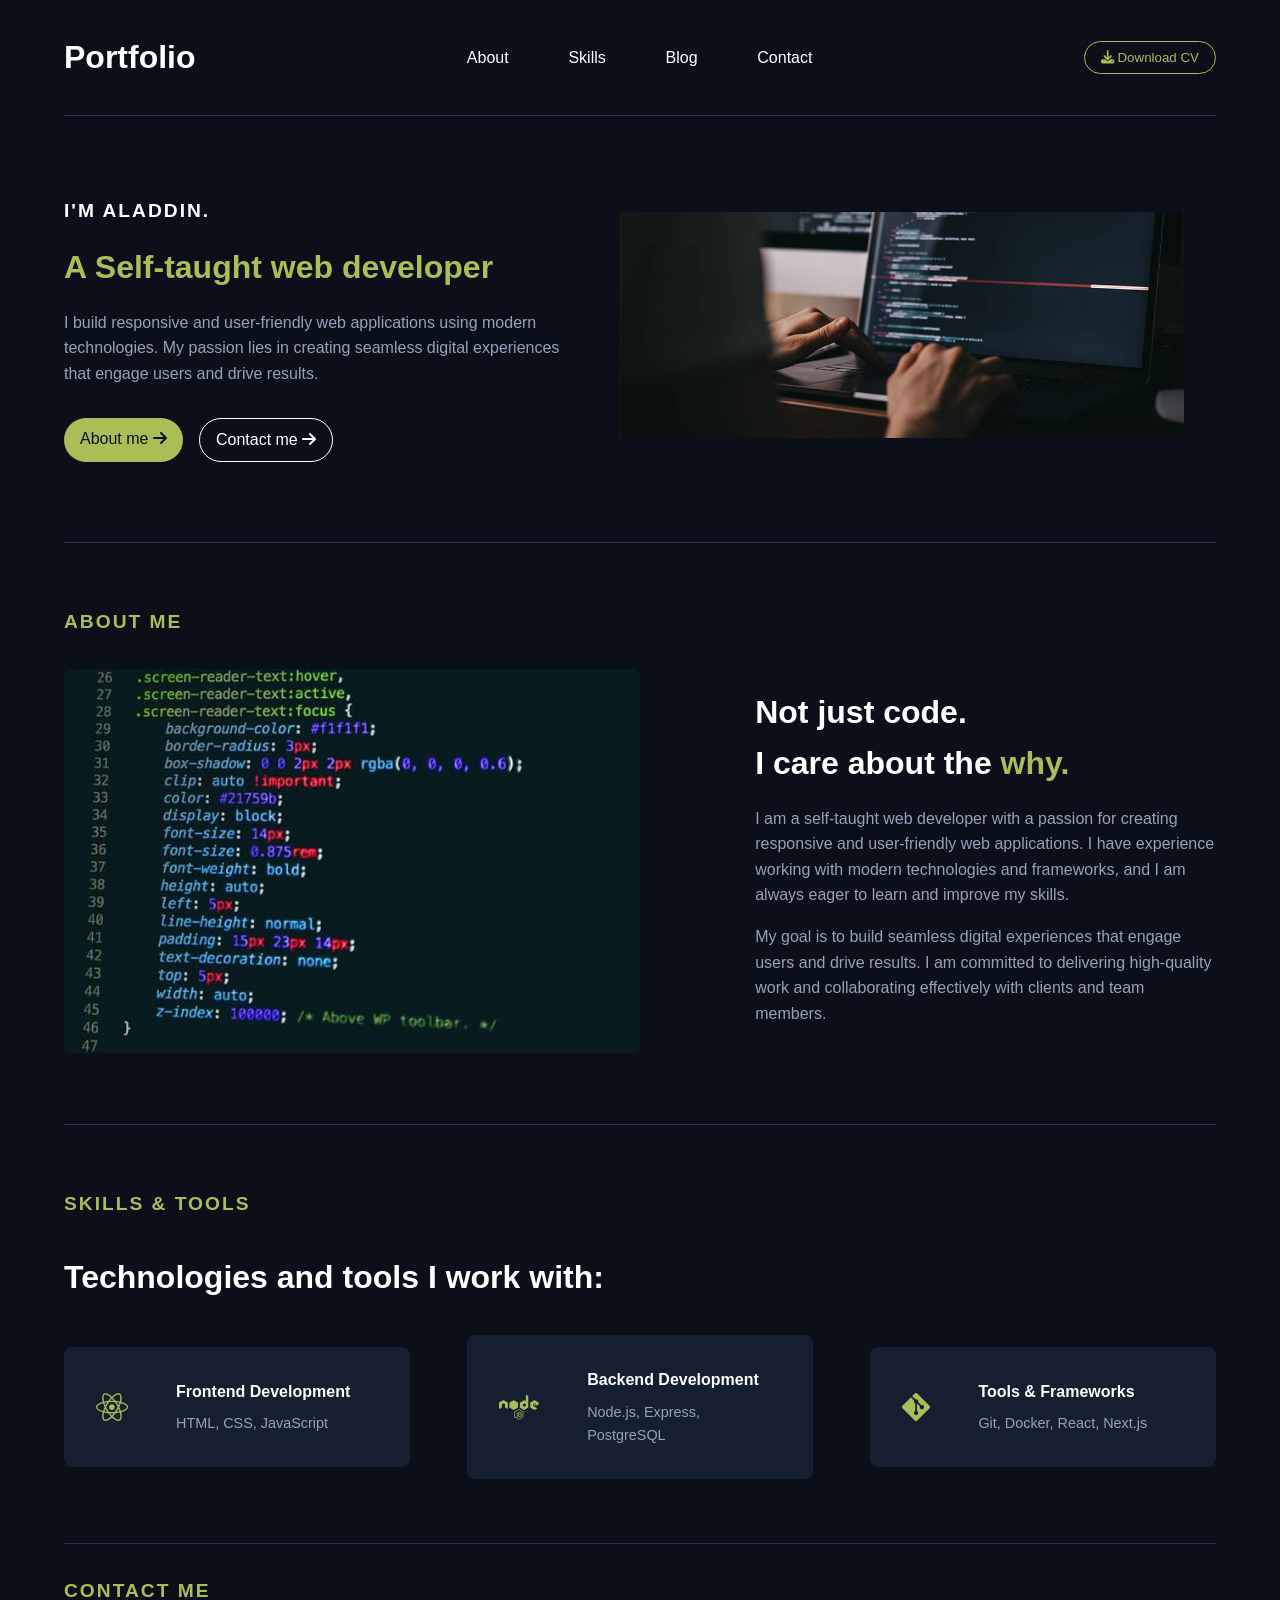
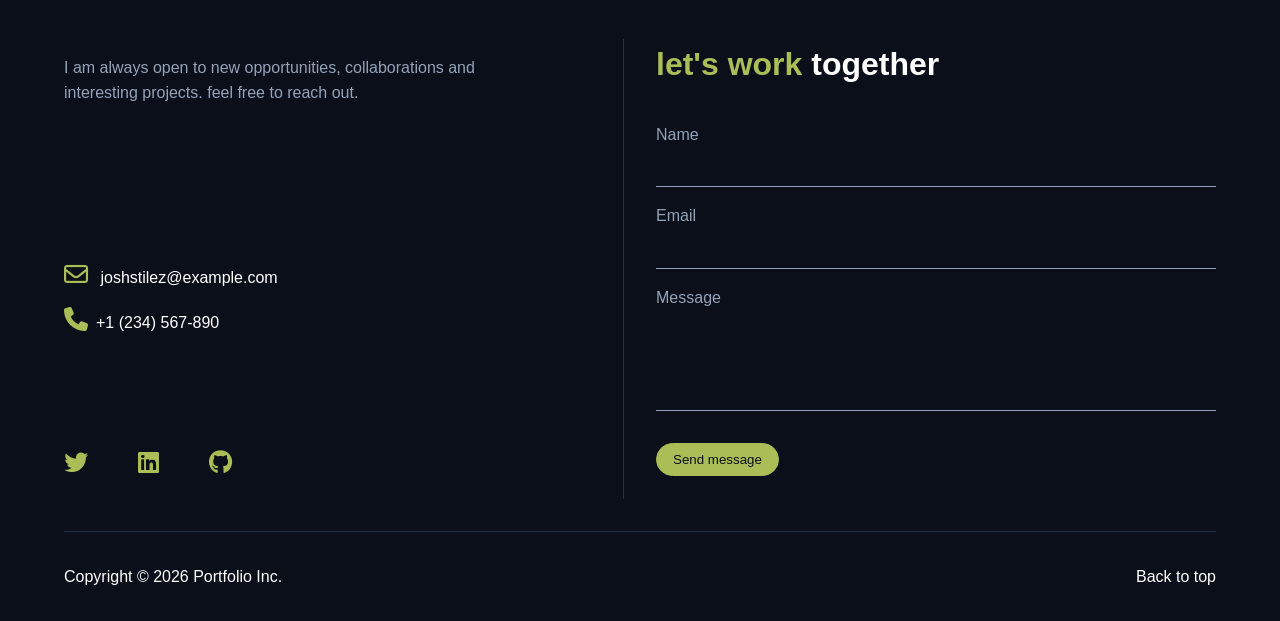
<file: index.html>
<!doctype html>
<html lang="en">
  <head>
    <meta charset="UTF-8" />
    <meta name="viewport" content="width=device-width, initial-scale=1.0" />
    <meta name="description" content="Personal portfolio" />

    <title>Portfolio - Aladdin</title>
    <script src="index.js" defer></script>
    <link rel="stylesheet" href="style.css" />
  </head>


  <body>
    <header class="container">
      <nav class="navbar" aria-label="Main navigation">
        <a class="logo" href="/">Portfolio</a>

        <button
          class="menu-toggle"
          id="menuToggle"
          aria-label="Open navigation menu"
          aria-expanded="false"
          aria-controls="navLinks"
        >
          <i class="fa-solid fa-bars"></i>
        </button>

        <ul class="navLinks" id="navLinks">
          <li><a href="#about">About</a></li>
          <li><a href="#skills">Skills</a></li>
          <li><a href="blog.html">Blog</a></li>
          <li><a href="#contact">Contact</a></li>
        </ul>

        <button class="btn-2">
          <i class="fa-solid fa-download"></i>
          Download CV
        </button>
      </nav>
    </header>

    <main>
      <section id="home" class="hero">
        <div class="container hero-content">
          <div class="hero-text">
            <h2>I'm Aladdin.</h2>
            <h1>A Self-taught web developer</h1>
            <p class="hero-description">
              I build responsive and user-friendly web applications using modern
              technologies. My passion lies in creating seamless digital
              experiences that engage users and drive results.
            </p>

            <div class="hero-action">
              <a href="#contact" class="btn btn-primary">
                About me
                <i class="fa-solid fa-arrow-right"></i>
              </a>
              <a href="#about" class="btn btn-secondary">
                Contact me
                <i class="fa-solid fa-arrow-right"></i>
              </a>
            </div>
          </div>

          <div class="hero-img">
            <img src="img/hero.jpeg" alt="Hero Image" />
          </div>
        </div>
      </section>

      <!-- about section -->

      <section id="about" class="container">
        <div class="about">
          <h2>About me</h2>
          <div class="about-content">
            <div class="about-img">
              <img src="img/about.jpeg" alt="About Image" />
            </div>

            <div class="about-text">
              <h3>
                Not just code. <br />
                I care about the <span class="highlight">why.</span>
              </h3>

              <p>
                I am a self-taught web developer with a passion for creating
                responsive and user-friendly web applications. I have experience
                working with modern technologies and frameworks, and I am always
                eager to learn and improve my skills.
              </p>
              <p>
                My goal is to build seamless digital experiences that engage
                users and drive results. I am committed to delivering
                high-quality work and collaborating effectively with clients and
                team members.
              </p>
            </div>
          </div>
        </div>
      </section>

      <!-- skills section -->

      <section id="skills" class="container">
        <div class="skills">
          <h2>Skills &amp; Tools</h2>
          <h1>Technologies and tools I work with:</h1>

          <div class="skills-list">
            <div class="skill-item">
              <i class="fa-brands fa-react"></i>
              <div class="skill-text">
                <h4>Frontend Development</h4>
                <p>HTML, CSS, JavaScript</p>
              </div>
            </div>

            <div class="skill-item">
              <i class="fa-brands fa-node"></i>
              <div class="skill-text">
                <h4>Backend Development</h4>
                <p>Node.js, Express, PostgreSQL</p>
              </div>
            </div>

            <div class="skill-item">
              <i class="fa-brands fa-git-alt"></i>
              <div class="skill-text">
                <h4>Tools &amp; Frameworks</h4>
                <p>Git, Docker, React, Next.js</p>
              </div>
            </div>
          </div>
        </div>
      </section>

      <!-- contact section -->

      <section id="contact" class="container">
        <div class="contact">
          <h2>Contact me</h2>

          <div class="contact-content">
            <div class="contact-info">
              <p>
                I am always open to new opportunities, collaborations and
                interesting projects. feel free to reach out.
              </p>

              <div class="contact-details">
                <span
                  ><i class="fa-regular fa-envelope"></i>
                  <a href="mailto:joshstilez@example.com"
                    >joshstilez@example.com</a
                  ></span
                >

                <span
                  ><i class="fa-solid fa-phone"></i
                  ><a href="tel:+1234567890">+1 (234) 567-890</a></span
                >
              </div>

              <div class="social-links">
                <a
                  href="https://twitter.com/"
                  target="_blank"
                  rel="noopener noreferrer"
                >
                  <i class="fab fa-twitter"></i>
                </a>
                <a
                  href="https://linkedin.com/"
                  target="_blank"
                  rel="noopener noreferrer"
                >
                  <i class="fab fa-linkedin"></i>
                </a>
                <a
                  href="https://github.com/"
                  target="_blank"
                  rel="noopener noreferrer"
                >
                  <i class="fab fa-github"></i>
                </a>
              </div>
            </div>

            <form class="contact-form">
              <h3><span class="highlight">let's work </span>together</h3>
              <div class="form-field">
                <label for="name">Name</label>
                <input id="name" name="name" type="text" required />
              </div>

              <div class="form-field">
                <label for="email">Email</label>
                <input id="email" name="email" type="email" required />
              </div>

              <div class="form-field">
                <label for="message">Message</label>
                <textarea
                  id="message"
                  name="message"
                  rows="5"
                  required
                ></textarea>
              </div>

              <button class="btn btn-primary" type="submit">
                Send message
              </button>
            </form>
          </div>
        </div>
      </section>
    </main>

    <footer class="container">
      <div class="footer">
        <p>Copyright &copy; 2026 Portfolio Inc.</p>
        <a href="#home">Back to top</a>
      </div>
    </footer>
  </body>
</html>
</file>
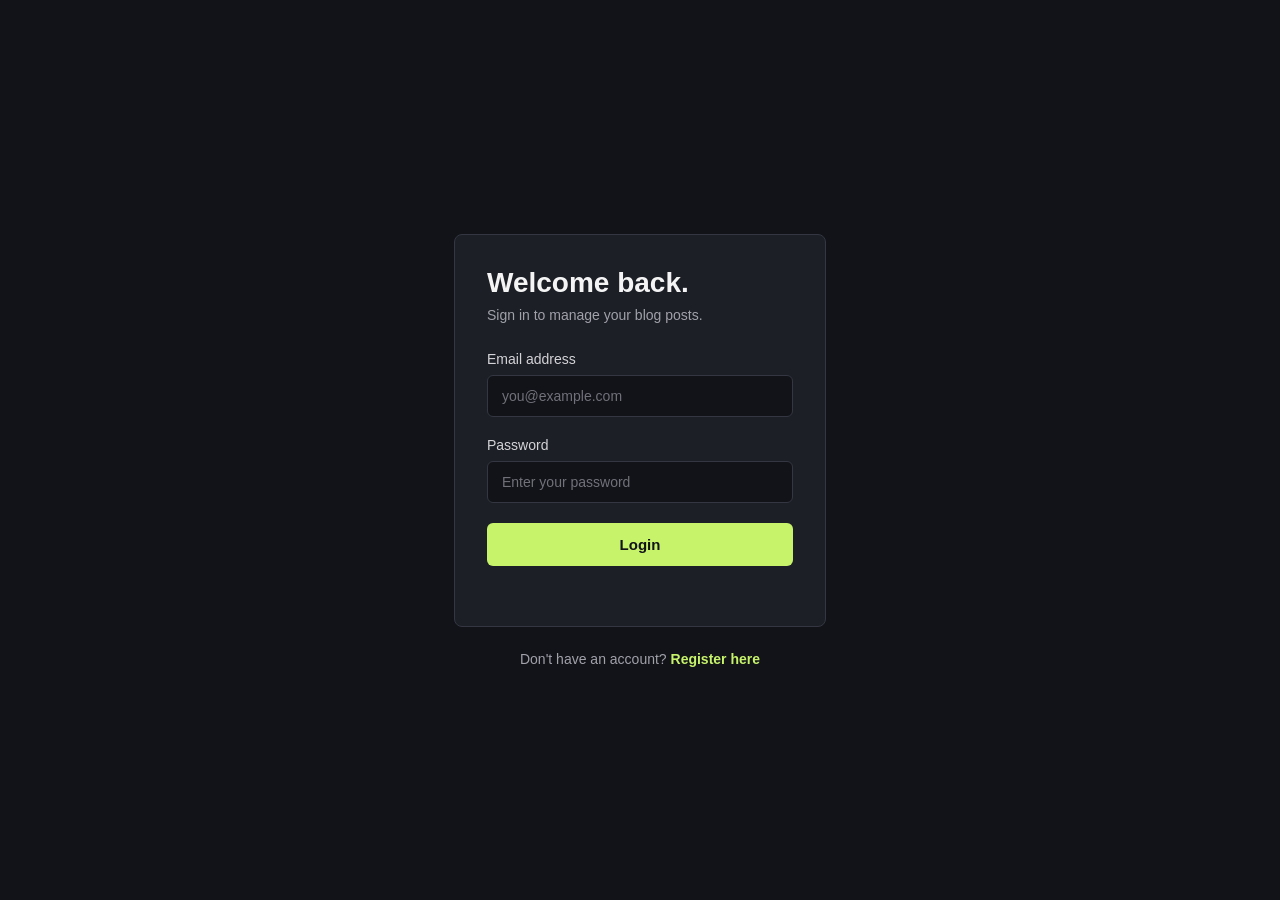
<file: dashboard/index.html>
<!doctype html>
<html lang="en">
  <head>
    <meta charset="UTF-8" />
    <meta name="viewport" content="width=device-width, initial-scale=1.0" />
    <script src="../js/dashboard.js" defer></script>
    <link rel="stylesheet" href="../css/dashboard.css" />
    <title>Dashboard - Blog</title>
  </head>
  <body>
    <div class="dashboard-layout">
      <aside id="dashboardSidebar" class="sidebar">
        <a href="../index.html" class="logo">Portfolio.</a>

        <nav class="sidebar-nav">
          <a href="#" class="active">Overview</a>
          <a href="#">All Posts</a>
          <a href="#">Categories</a>
          <a href="#">Settings</a>
        </nav>

        <div class="sidebar-footer">
          <button class="logout">Logout</button>
        </div>
      </aside>
      <div class="sidebar-overlay" id="sidebarOverlay"></div>

      <main class="dashboard-main">
        <section class="dashboard-welcome">
          <div class="welcome-heading">
            <button
              class="sidebar-toggle"
              id="sidebarToggle"
              aria-label="Open dashboard navigation"
              aria-expanded="false"
              aria-controls="dashboardSidebar"
            >
              <i class="fa-solid fa-bars"></i>
            </button>

            <div>
              <h1>Welcome, <span id="user-name"></span></h1>
              <p>Manage your blog posts and content.</p>
            </div>
          </div>

          <button id="create-post">
            <i class="fa-solid fa-plus"></i>
            New Post
          </button>
        </section>

        

        <section class="posts-section">
          <div class="posts-header">
            <h2>Recent Posts</h2>
          </div>

          <div class="table-container">
            <table>
              <thead>
                <tr>
                  <th>Post Title</th>
                  <th>Author</th>
                  <th>Date</th>
                  <th>Actions</th>
                </tr>
              </thead>

              <tbody id="posts"></tbody>
            </table>
          </div>
        </section>
      </main>
    </div>
  </body>
</html>
</file>
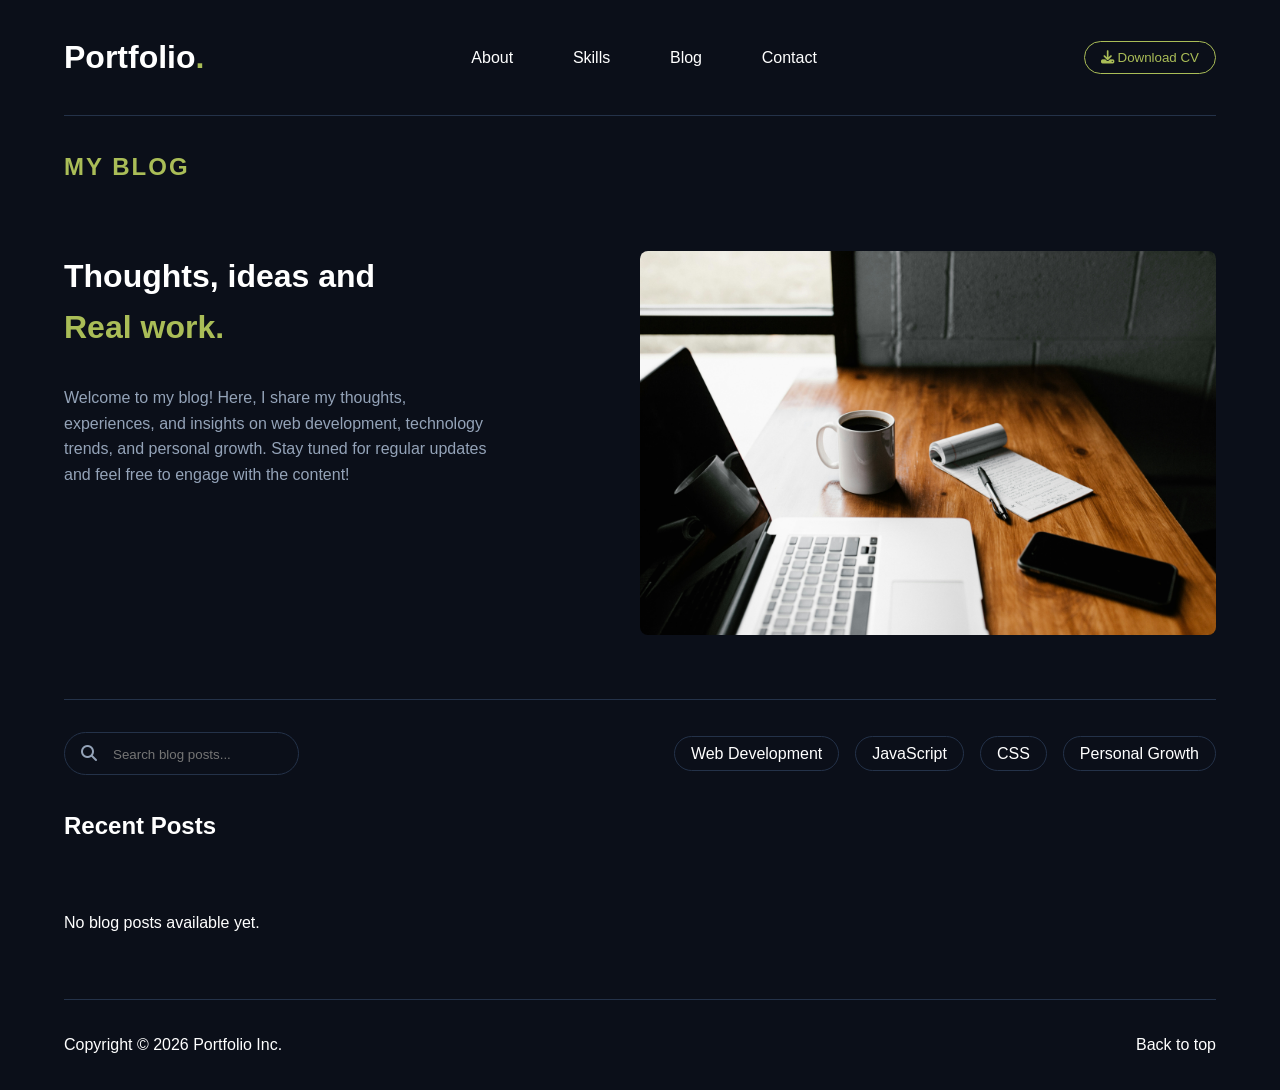
<file: blog.html>
<!doctype html>
<html lang="en">
  <head>
    <meta charset="UTF-8" />
    <meta name="viewport" content="width=device-width, initial-scale=1.0" />
    <title>Blog - Aladdin</title>
    <link rel="stylesheet" href="style.css" />
    <script src = "index.js" defer></script>
    <script src="/js/blog.js" defer></script>
  </head>
  <body>
    <header class="container">
      <nav class="navbar" aria-label="Main navigation">
        <a class="logo" href="/">Portfolio<span class="highlight">.</span></a>

        <button
          class="menu-toggle"
          id="menuToggle"
          aria-label="Open navigation menu"
          aria-expanded="false"
          aria-controls="navLinks"
        >
          <i class="fa-solid fa-bars"></i>
        </button>

        <ul class="navLinks" id="navLinks">
          <li><a href="#about">About</a></li>
          <li><a href="#skills">Skills</a></li>
          <li><a href="blog.html">Blog</a></li>
          <li><a href="#contact">Contact</a></li>
        </ul>

        <button class="btn-2">
          <i class="fa-solid fa-download"></i>
          Download CV
        </button>
      </nav>
    </header>

    <main>
      <section id="blog-hero" class="container">
        <h1>My Blog</h1>
        <div class="blog-content">
          <div class="blog-text">
            <h2>
              Thoughts, ideas and <br />
              <span class="highlight">Real work.</span>
            </h2>
            <p>
              Welcome to my blog! Here, I share my thoughts, experiences, and
              insights on web development, technology trends, and personal
              growth. Stay tuned for regular updates and feel free to engage
              with the content!
            </p>
          </div>
          <img src="img/blog.jpg" alt="blog image" />
        </div>
      </section>

      <!-- filter -->

      <section class="container">
        <div class="blog-filter">
          <span class="blog-search"
            ><i class="fa-solid fa-magnifying-glass"></i
            ><input type="text" placeholder="Search blog posts..."
          /></span>
          <ul class="blog-categories">
            <li><a href="#">Web Development</a></li>
            <li><a href="#">JavaScript</a></li>
            <li><a href="#">CSS</a></li>
            <li><a href="#">Personal Growth</a></li>
          </ul>
        </div>
      </section>

      <!-- blog posts -->

      <section id="blog-posts" class="container">
        <h2>Recent Posts</h2>
        <ul id="blogPosts" class="blog-posts">
          
        </ul>
      </section>
    </main>

    <footer class="container">
      <div class="footer">
        <p>Copyright &copy; 2026 Portfolio Inc.</p>
        <a href="#home">Back to top</a>
      </div>
    </footer>
  </body>
</html>
</file>
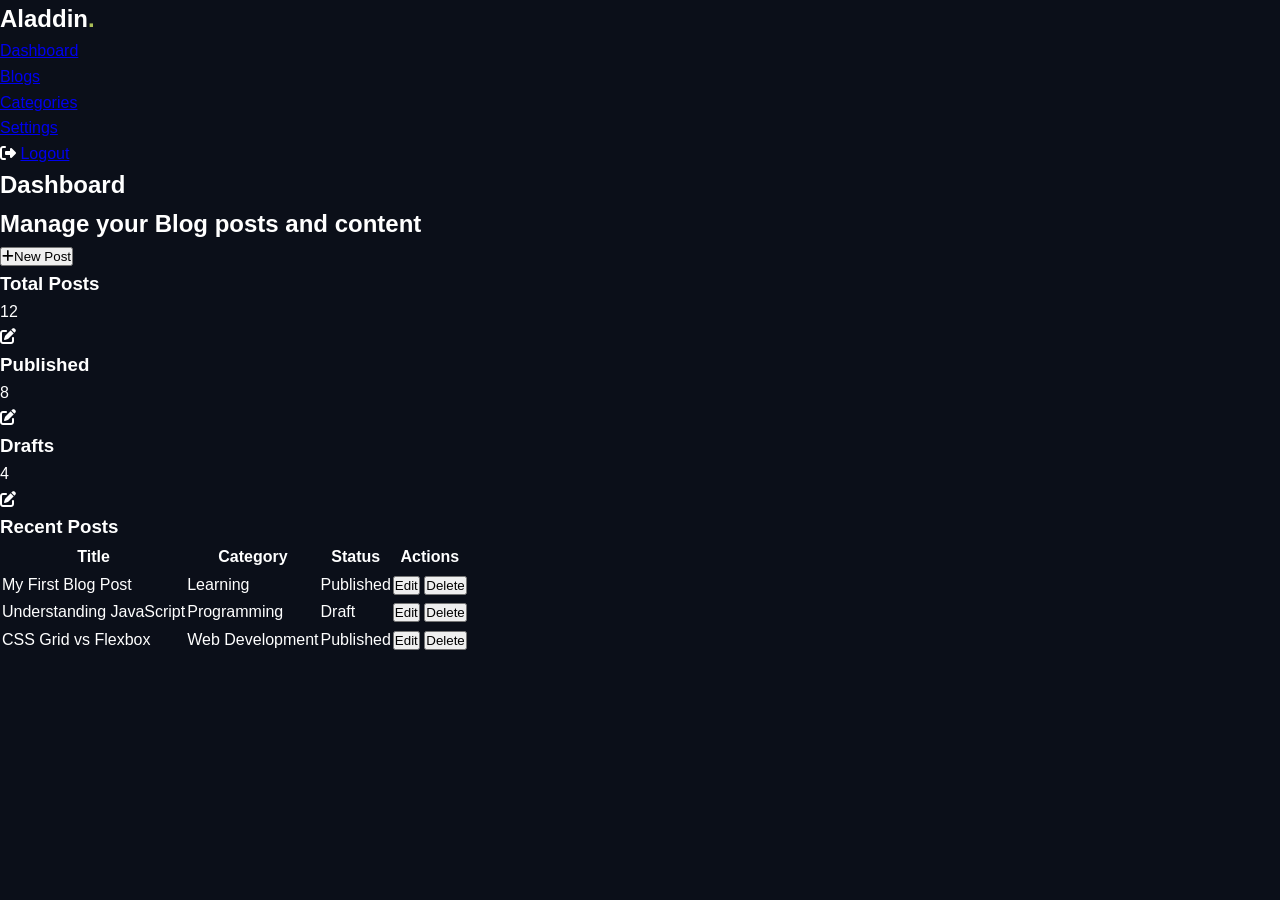
<file: dashboard.html>
<!DOCTYPE html>
<html lang="en">
<head>
    <meta charset="UTF-8">
    <meta name="viewport" content="width=device-width, initial-scale=1.0">
    <link rel="stylesheet" href="style.css">
    <title>Dashboard | Aladdin</title>
</head>
<body>
    <div class="dashboard-container">
        <aside class="dashboard-nav">
            <h1>Aladdin<span class="highlight">.</span></h1>
            <ul>
                <li><a href="dashboard.html">Dashboard</a></li>
                <li><a href="profile.html">Blogs</a></li>
                <li><a href="analytics.html">Categories</a></li>
                <li><a href="settings.html">Settings</a></li>
            </ul>
            <span class="logout">
                <i class="fa-solid fa-right-from-bracket"></i>
                <a href="logout.html">Logout</a>
            </span>
        </aside>

        <main class="dashboard-content">
                <div class="dashboard-header">
                    <h2>Dashboard <br> <span class="para">Manage your Blog posts and content</span></h2>
                    <button class="btn"><i class="fa-solid fa-plus"></i>New Post</button>
                </div>

                <div class="dashboard-cards">
                    <div class="card">
                        <h3>Total Posts</h3>
                        <p>12</p>
                        <i class="fa-solid fa-pen-to-square"></i>
                    </div>
                    <div class="card">
                        <h3>Published</h3>
                        <p>8</p>
                        <i class="fa-solid fa-pen-to-square"></i>
                    </div>
                    <div class="card">
                        <h3>Drafts</h3>
                        <p>4</p>
                        <i class="fa-solid fa-pen-to-square"></i>
                    </div>
                </div>

                <div class="dashboard-table">
                    <h3>Recent Posts</h3>
                    <table>
                        <thead>
                            <tr>
                                <th>Title</th>
                                <th>Category</th>
                                <th>Status</th>
                                <th>Actions</th>
                            </tr>
                        </thead>
                        <tbody>
                            <tr>
                                <td>My First Blog Post</td>
                                <td>Learning</td>
                                <td>Published</td>
                                <td class="action-buttons">
                                    <button class="btn">Edit</button>
                                    <button class="btn btn-red">Delete</button>
                                </td>
                            </tr>
                            <tr>
                                <td>Understanding JavaScript</td>
                                <td>Programming</td>
                                <td>Draft</td>
                                <td class="action-buttons">
                                    <button class="btn">Edit</button>
                                    <button class="btn btn-red">Delete</button>
                                </td>
                            </tr>
                            <tr>
                                <td>CSS Grid vs Flexbox</td>
                                <td>Web Development</td>
                                <td>Published</td>
                                <td class="action-buttons">
                                    <button class="btn">Edit</button>
                                    <button class="btn btn-red">Delete</button>
                                </td>
                            </tr>
                        </tbody>
                    </table>
                </div>
            
        </main>
    </div>
</body>
</html>
</file>
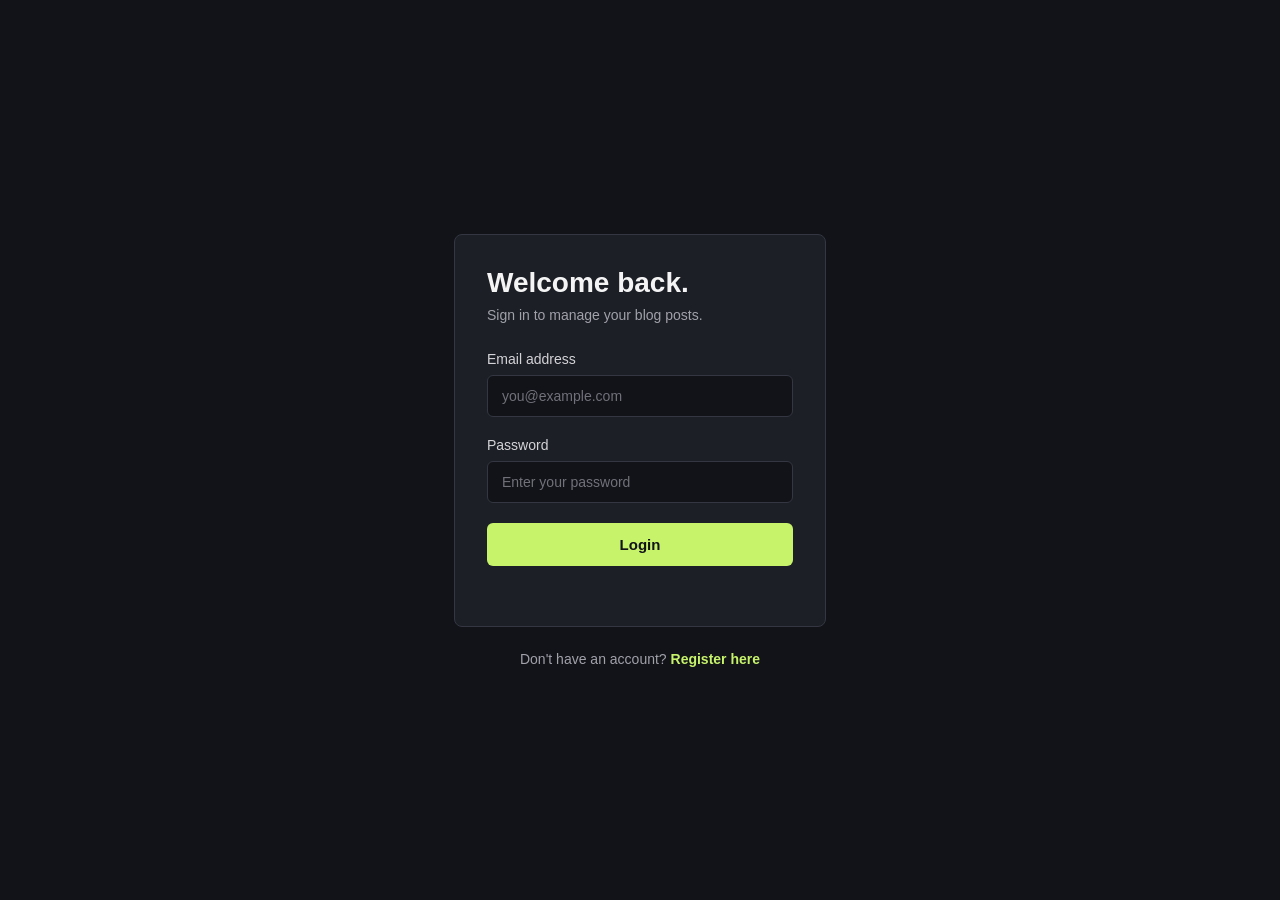
<file: login.html>
<!doctype html>
<html lang="en">
  <head>
    <meta charset="UTF-8" />
    <meta name="viewport" content="width=device-width, initial-scale=1.0" />
    <title>Login - Blog</title>
    <link rel="stylesheet" href="css/auth.css" />
    <script src="js/login.js" defer></script>
  </head>
  <body>
    <main class="auth-container">
      <form id="loginForm">
        <h1>Welcome back.</h1>
        <p>Sign in to manage your blog posts.</p>

        <div class="form-group">
          <label for="email">Email address</label>
          <input
            type="email"
            id="email"
            placeholder="you@example.com"
            required
          />
        </div>

        <div class="form-group">
          <label for="password">Password</label>
          <input
            type="password"
            id="password"
            placeholder="Enter your password"
            required
          />
        </div>

        <button type="submit">Login</button>

        <p id="message"></p>
      </form>

      <p class="auth-footer">
        Don't have an account?
        <a href="register.html">Register here</a>
      </p>
    </main>
  </body>
</html>
</file>
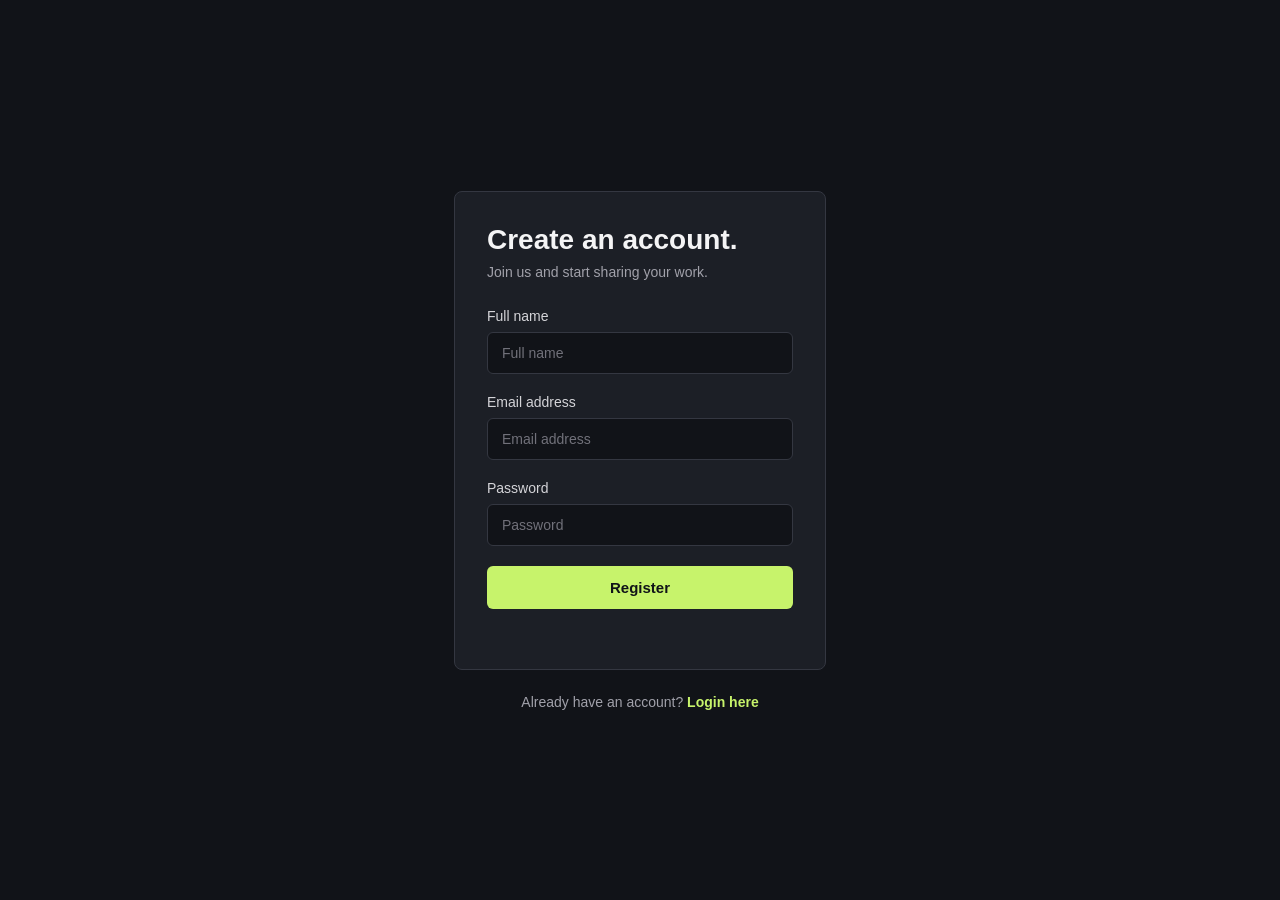
<file: register.html>
<!doctype html>
<html lang="en">
  <head>
    <meta charset="UTF-8" />
    <meta name="viewport" content="width=device-width, initial-scale=1.0" />
    <title>Register - Blog</title>
    <link rel="stylesheet" href="css/auth.css" />
    <script src="js/register.js" defer></script>
  </head>
  <body>
    <main class="auth-container">
      <form id="registerForm">
        <h1>Create an account.</h1>
        <p>Join us and start sharing your work.</p>

        <div class="form-group">
          <label for="name">Full name</label>
          <input type="text" id="name" placeholder="Full name" required />
        </div>

        <div class="form-group">
          <label for="email">Email address</label>
          <input type="email" id="email" placeholder="Email address" required />
        </div>

        <div class="form-group">
          <label for="password">Password</label>
          <input
            type="password"
            id="password"
            placeholder="Password"
            required
          />
        </div>

        <button type="submit">Register</button>

        <p id="message"></p>
      </form>
      <p class="auth-footer">
        Already have an account?
        <a href="login.html">Login here</a>
      </p>
    </main>
  </body>
</html>
</file>
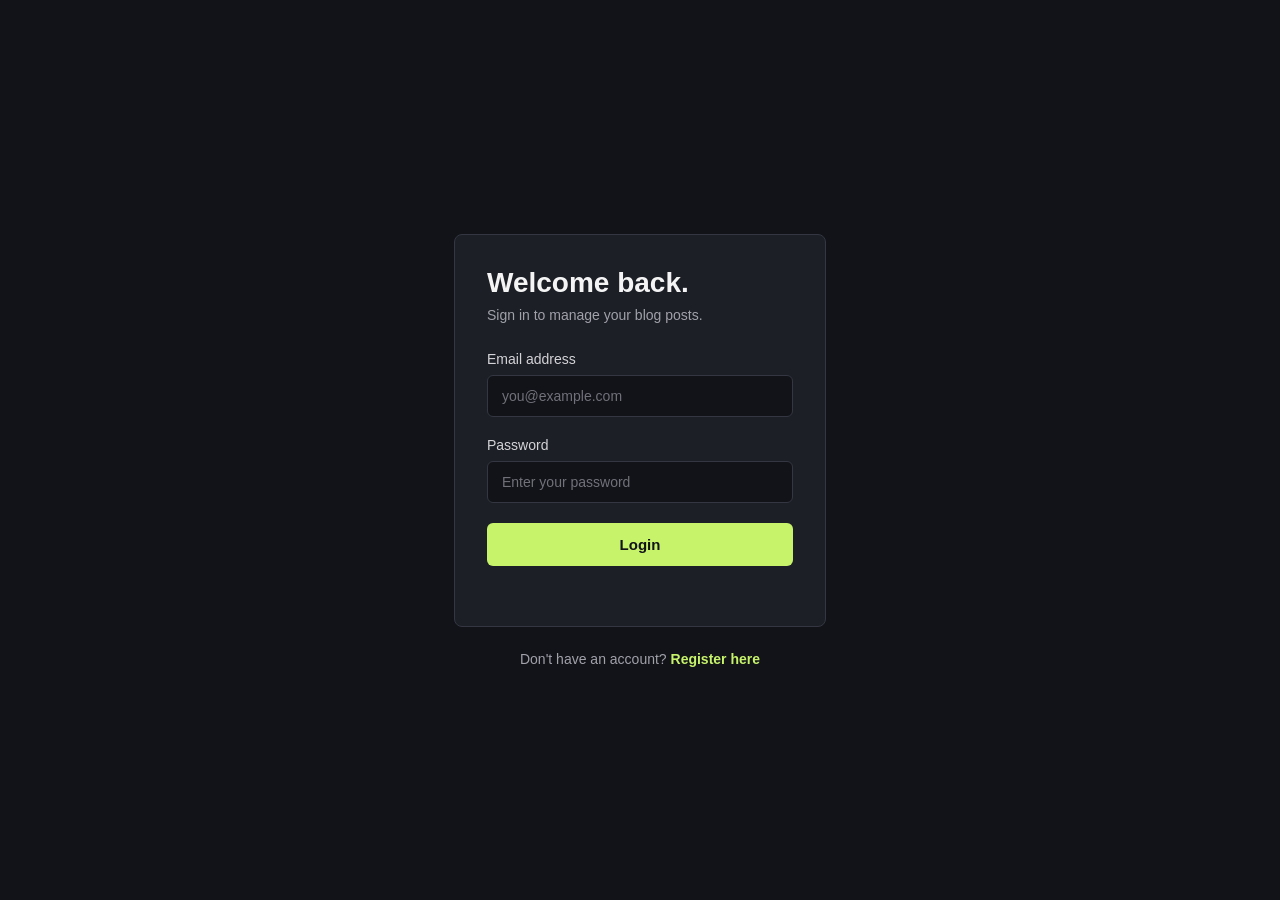
<file: dashboard/create-post.html>
<!DOCTYPE html>
<html lang="en">
<head>
    <meta charset="UTF-8">
    <meta name="viewport" content="width=device-width, initial-scale=1.0">
    <script src="../js/create-post.js" defer></script>
    <title>Create Post - Blog</title>
    <link rel="stylesheet" href="../css/create-post.css">
</head>
<body class="create-post-page">

    <main class="create-post-main">
        <a href="index.html">
            <i class="fa-solid fa-arrow-left"></i>Back to Dashboard
        </a>

        <header class="create-post-header">
            <h1>Create a New Post</h1>
            <p>Write and publish a new article to your blog.</p>
        </header>

        <form id="createPostForm" class="post-form">

            <div class="form-group">
                <label for="title">Post Title</label>
                <input type="text" id="title" placeholder="Enter your post title" required>
            </div>

            <div class="form-group">
                <label for="image">Featured Image URL</label>
                <input type="url" id="image" placeholder="https://example.com/image.png" required>
            </div>

            <div class="form-group">
                <label for="content">Article Content</label>
                <textarea id="content" rows="12" placeholder="Start writting your article..." required></textarea>
            </div>

            <div class="form-actions">
                <button type="submit" class="publish-button">
                    <i class="fa-solid fa-paper-plane"></i>
                    Publish Post
                </button>
            </div>

        </form>
    </main>

</body>
</html>
</file>
<file: css/auth.css>
* {
    margin: 0;
    padding: 0;
    box-sizing: border-box;
}

body {
    min-height: 100vh;
    background: #111318;
    color: #F4F4F5;
    font-family: Arial, sans-serif;

    display: grid;
    place-items: center;
}
.auth-container {
    width: 100%;
    max-width: 420px;
    margin: 0 auto;
    padding: 24px;
}
.auth-container form {
    width: 100%;
    background: #1C1F26;
    padding: 32px;
    border: 1px solid #343741;
    border-radius: 8px;
}
.auth-container h1 {
    font-size: 28px;
    margin-bottom: 8px;
}

.auth-container form > p {
    color: #A1A1AA;
    font-size: 14px;
    margin-bottom: 28px;
}
.auth-container .auth-footer {
    color: #A1A1AA;
    font-size: 14px;
    text-align: center;
}
.form-group {
    display: flex;
    flex-direction: column;
    gap: 8px;
    margin-bottom: 20px;
}

.form-group label {
    font-size: 14px;
    font-weight: 500;
    color: #D4D4D8;
}

.form-group input {
    width: 100%;
    padding: 12px 14px;
    background: #111318;
    border: 1px solid #343741;
    border-radius: 6px;
    color: #F4F4F5;
    font-size: 14px;
    outline: none;
}

.form-group input::placeholder {
    color: #71717A;
}

.form-group input:focus {
    border-color: #C7F36B;
}
.auth-container button {
    width: 100%;
    padding: 13px;
    background: #C7F36B;
    color: #111318;
    border: none;
    border-radius: 6px;
    font-size: 15px;
    font-weight: 600;
    cursor: pointer;
    transition: background 0.2s ease;
}

.auth-container button:hover {
    background: #B4E653;
}

.auth-container button:active {
    transform: scale(0.99);
}
#message {
    font-size: 13px;
    margin-top: 14px;
}

#message.success {
    color: #C7F36B;
}

#message.error {
    color: #F87171;
}

.auth-footer {
    margin-top: 24px;
    text-align: center;
    font-size: 14px;
    color: #A1A1AA;
}

.auth-footer a {
    color: #C7F36B;
    text-decoration: none;
    font-weight: 600;
}

.auth-footer a:hover {
    text-decoration: underline;
}
</file>
<file: style.css>
@import
 url("https://cdnjs.cloudflare.com/ajax/libs/font-awesome/6.7.2/css/all.min.css");

:root {
  --color-primary: #aabd57;
  --color-bg: #0b0f19;
  --color-bg-card: #161f30;
  --color-bg-border: #243249;
  --text-primary: #ffffff;
  --text-secondary: #94a3b8;
}

* {
  box-sizing: border-box;
  margin: 0;
  padding: 0;
}

html {
  scroll-behavior: smooth;
}

body {
  margin: 0;
  background: var(--color-bg);
  color: var(--text-primary);
  font-family: inter, sans-serif;
  line-height: 1.6;
}
.container {
  width: 90%;
  margin: 0 auto;
}
.navbar {
  display: flex;
  justify-content: space-between;
  align-items: center;
  padding: 2rem 0;
  border-bottom: 1px solid var(--color-bg-border);
}
.logo {
  font-size: 2rem;
  font-weight: bold;
  color: var(--text-primary);
  text-decoration: none;
}
.btn-2 {
  background: var(--color-bg);
  color: var(--color-primary);
  padding: 0.5rem 1rem;
  border: 1px solid var(--color-primary);
  cursor: pointer;

  border-radius: 48px;
}
.navLinks {
  display: flex;
  justify-content: space-between;
  width: 30%;

  a {
    text-decoration: none;
    color: var(--text-primary);
  }

  li {
    list-style: none;
  }
}
.menu-toggle {
    display: none;
    background: transparent;
    color: var(--text-primary);
    border: 1px solid var(--color-bg-border);
    padding: 0.5rem 1rem;
    border-radius: 6px;
    cursor: pointer;
}
@media (max-width: 768px) {
    .navbar {
        flex-wrap: wrap;
        gap: 1rem;
        position: relative;
    }

    .menu-toggle {
        display: block;
        margin-left: auto;
    }

    .navLinks {
        display: none;
        order: 3;
        width: 100%;
        flex-direction: column;
        gap: 1.25rem;
        padding: 1rem 0;
    }

    .navLinks.active {
        display: flex;
    }

    .btn-2 {
        display: none;
    }
}

/* hero */
.hero-content {
  display: flex;
  justify-content: space-between;
  align-items: center;
  padding: 4rem 0;

  .hero-text {
    width: 50%;
    h2 {
      font-size: 1.2rem;
      text-transform: uppercase;
      letter-spacing: 2px;
    }
    h1 {
      font-size: 2rem;
      margin: 1rem 0;
      color: var(--color-primary);
    }
    p {
      margin: 1rem 0;
      color: var(--text-secondary);
    }
    .hero-action {
      margin-top: 2rem;
      display: flex;
      gap: 1rem;
      a {
        text-decoration: none;
        color: var(--color-bg);
        background: var(--color-primary);
        padding: 0.5rem 1rem;
        border-radius: 48px;
      }
      .btn-secondary {
        background: var(--color-bg);
        color: var(--text-primary);
        border: 1px solid var(--text-primary);
      }
    }
  }
  .hero-img {
    width: 60%;
    img {
      width: 100%;
      padding: 2rem;
    }
  }
}

/* about */
#about {
  border-top: var(--color-bg-border) 1px solid;
}
.about {
  padding: 4rem 0;
  h2 {
    font-size: 1.2rem;
    text-transform: uppercase;
    letter-spacing: 2px;
    margin-bottom: 2rem;
    color: var(--color-primary);
  }
}
.about-content {
  display: flex;
  justify-content: space-between;
  align-items: center;
  gap: 2rem;

  .about-text {
    width: 40%;
    h3 {
      font-size: 2rem;
      margin-bottom: 1rem;
    }
    .highlight {
      color: var(--color-primary);
    }
    p {
      margin: 1rem 0;
      color: var(--text-secondary);
    }
  }
  .about-img {
    width: 50%;
    img {
      width: 100%;
      border-radius: 8px;
    }
  }
}

/* skills */
#skills {
  border-top: var(--color-bg-border) 1px solid;
}
.skills {
  padding: 4rem 0;
  h2 {
    font-size: 1.2rem;
    text-transform: uppercase;
    letter-spacing: 2px;
    margin-bottom: 2rem;
    color: var(--color-primary);
  }
  h1 {
    font-size: 2rem;
    margin-bottom: 2rem;
  }
}
.skills-list {
  display: flex;
  justify-content: space-between;
  align-items: center;
  gap: 2rem;

  .skill-item {
    display: flex;
    align-items: center;
    gap: 1rem;
    width: 30%;
    background: var(--color-bg-card);
    padding: 1rem;
    border-radius: 8px;
    text-align: center;
    i {
      font-size: 2rem;
      color: var(--color-primary);
      padding: 1rem;
    }
    .skill-text {
      padding: 1rem;
      text-align: left;
    }
    h4 {
      margin-bottom: 0.5rem;
    }
    p {
      color: var(--text-secondary);
      font-size: 0.9rem;
    }
  }
}

/* contact */
#contact {
  border-top: var(--color-bg-border) 1px solid;
}
.contact {
  padding: 2rem 0;
  h2 {
    font-size: 1.2rem;
    text-transform: uppercase;
    letter-spacing: 2px;
    margin-bottom: 2rem;
    color: var(--color-primary);
  }
  .contact-content {
    display: flex;
    justify-content: space-between;
    align-items: start;
    gap: 2rem;

    .contact-info {
      width: 50%;
      padding-bottom: 1rem;
      display: flex;
      flex-direction: column;
      justify-content: space-between;
      min-height: 460px;
      border-right: var(--color-bg-border) 1px solid;
      h2 {
        font-size: 2rem;
        margin-bottom: 1rem;
      }
      p {
        margin: 1rem 0;
        color: var(--text-secondary);
        width: 80%;
      }
      .contact-details {
        margin-top: 2rem;
        display: flex;
        flex-direction: column;
        gap: 1rem;

        a {
          text-decoration: none;
          margin-left: 0.5rem;
          color: var(--text-primary);
          transition: color 0.3s ease;
          &:hover {
            color: var(--color-primary);
          }
        }
        i {
          color: var(--color-primary);
          font-size: 1.5rem;
        }
      }
      .social-links {
        display: flex;
        width: 30%;
        justify-content: space-between;
        a {
          text-decoration: none;
          color: var(--color-primary);
          font-size: 1.5rem;
          transition: color 0.3s ease;
          &:hover {
            color: var(--text-primary);
          }
        }
      }
    }
    .contact-form {
      width: 50%;
      h3 {
        font-size: 2rem;
        margin-bottom: 2rem;
      }
      .highlight {
        color: var(--color-primary);
      }
      .form-field {
        display: flex;
        flex-direction: column;
        margin-bottom: 1rem;
        label {
          margin-bottom: 0.5rem;
          color: var(--text-secondary);
        }
        input,
        textarea {
          padding: 0.5rem;
          border: none;
          border-bottom: var(--text-secondary) 1px solid;
          background: var(--color-bg);
          color: var(--text-primary);
          resize: none;
        }
        input:focus,
        textarea:focus {
          outline: none;
          border-bottom: var(--color-primary) 1px solid;
        }
      }
      .btn {
        margin: 1rem 0;
        cursor: pointer;
        border: #aabd57 1px solid;
        color: var(--color-bg);
        background: var(--color-primary);
        padding: 0.5rem 1rem;
        border-radius: 48px;
        &:hover {
          background: var(--color-bg);
          color: var(--color-primary);
        }
      }
    }
  }
}

/* blog */
.highlight {
  color: var(--color-primary);
}
#blog-hero h1 {
  margin-top: 2rem;
  color: var(--color-primary);
  text-transform: uppercase;
  letter-spacing: 2px;
}

.blog-content {
  display: flex;
  justify-content: space-between;
  gap: 2rem;
  padding: 4rem 0;
  border-bottom: var(--color-bg-border) 1px solid;
  .blog-text {
    width: 50%;
    h2 {
      font-size: 2rem;
      margin-bottom: 2rem;
    }
    p {
      margin: 1rem 0;
      color: var(--text-secondary);
      width: 80%;
    }
  }
  img {
    width: 50%;
    border-radius: 8px;
  }
}
.blog-filter {
  display: flex;
  justify-content: space-between;
  align-items: center;
  margin: 2rem 0;
  .blog-categories {
    display: flex;
    gap: 1rem;
    li {
      list-style: none;
    }
    a {
      text-decoration: none;
      background: var(--color-bg);
      color: var(--text-primary);
      border: 1px solid var(--color-bg-border);
      padding: 0.5rem 1rem;
      cursor: pointer;
      border-radius: 48px;
    }
  }
  .blog-search {
    background: var(--color-bg);
    border: 1px solid var(--color-bg-border);
    padding: 0.5rem 1rem;
    cursor: pointer;
    border-radius: 48px;
    input {
      background: var(--color-bg);
      color: var(--text-primary);
      border: none;
      outline: none;
    }
    input:focus {
      outline: none;
    }
    i {
      color: var(--text-secondary);
      margin-right: 1rem;
    }
  }
}
.blog-posts {
    display: grid;
    grid-template-columns: repeat(3, minmax(0, 1fr));
    gap: 2rem;
    padding: 4rem 0;

    .blog-post {
      display: flex;
      flex-direction: column;
        list-style: none;
        min-width: 0;
        background: var(--color-bg-card);
        border-radius: 8px;
        overflow: hidden;

        img {
            display: block;
            width: 100%;
            height: 200px;
            object-fit: cover;
        }
        .post-info{
          display: flex;
          justify-content: space-between;
          align-items: center;

          span{
            padding: 10px;
            color: var(--text-secondary);
            font-size: 0.8rem;
          }
        }

        a {
            padding: 10px;
            display: block;
            text-decoration: none;
            color: var(--text-primary);
            font-weight: bold;
        }
        p{
          padding: 10px;
        }
    }
}

/* Footer */
.footer {
  display: flex;
  justify-content: space-between;
  align-items: center;
  border-top: var(--color-bg-border) 1px solid;
  padding: 2rem 0;
  a {
    text-decoration: none;
    color: var(--text-primary);
  }
}

@media (max-width: 768px) {
    .blog-content {
        flex-direction: column;
        gap: 2rem;
        padding: 2rem 0;

        .blog-text {
            width: 100%;

            p {
                width: 100%;
            }
        }

        img {
            width: 100%;
            height: 240px;
        }
    }

    .blog-filter {
        flex-direction: column;
        align-items: stretch;
        gap: 1.5rem;

        .blog-search {
            width: 100%;
            display: flex;
            align-items: center;

            input {
                width: 100%;
                min-width: 0;
            }
        }
    }

    .blog-categories {
        flex-wrap: wrap;
        gap: 0.75rem;
    }

    .blog-posts {
        grid-template-columns: repeat(2, minmax(0, 1fr));
        gap: 1.5rem;

        .blog-post {
            img {
                height: 160px;
            }

            p {
                font-size: 14px;
            }
        }
    }
}

@media (max-width: 550px) {
    .blog-posts {
        grid-template-columns: 1fr;
        gap: 1.5rem;
        padding: 2rem 0;
    }
}
</file>
<file: css/dashboard.css>
@import url("https://cdnjs.cloudflare.com/ajax/libs/font-awesome/6.7.2/css/all.min.css");

body{
    margin: 0;
    font-family: 'Inter', sans-serif;
}
.dashboard-header {
    display: flex;
    justify-content: space-between;
    align-items: center;
    padding: 20px 5%;
    border-bottom: 1px solid #343741;
}

.logo {
    color: #F4F4F5;
    font-size: 20px;
    font-weight: 600;
    text-decoration: none;
}
.dashboard-container {
    width: 90%;
    max-width: 1100px;
    margin: 0 auto;
    padding: 40px 0;

}
.dashboard-layout {
    display: flex;
    min-height: 100vh;
}

.sidebar {
    width: 180px;
    background: #1C1F26;
    border-right: 1px solid #343741;
    padding: 28px 20px;

    display: flex;
    flex-direction: column;
}

.sidebar-nav {
    display: flex;
    flex-direction: column;
    gap: 8px;
    margin-top: 50px;
}
.sidebar-nav a {
    display: block;
    padding: 12px 14px;
    color: #A1A1AA;
    text-decoration: none;
    font-size: 14px;
    border-radius: 6px;
    transition: background 0.2s ease, color 0.2s ease;
}
.sidebar-nav a:hover {
    background: #292D36;
    color: #F4F4F5;
}

.sidebar-nav a.active {
    background: #292D36;
    color: #C7F36B;
}

.sidebar-footer {
    margin-top: auto;
    padding-top: 2rem;
}
.sidebar-footer .logout {
    width: 100%;
    padding: 0.85rem 1rem;
    background: transparent;
    color: #A1A1AA;
    border: 1px solid #343741;
    border-radius: 6px;
    cursor: pointer;
}
.sidebar-footer .logout:hover {
    color: #F4F4F5;
    border-color: #A1A1AA;
}

/* Main dashboard area */
.dashboard-main {
    flex: 1;
    padding: 2.5rem;
    background: #0b0f19;
}

/* Welcome section */
.dashboard-welcome {
    display: flex;
    justify-content: space-between;
    align-items: flex-start;
    gap: 2rem;
    margin-bottom: 3rem;
}

.dashboard-welcome h1 {
    color: white;
    margin: 0 0 0.75rem;
    font-size: 1.8rem;
    font-weight: 600;
}

.dashboard-welcome p {
    margin: 0;
    color: #A1A1AA;
    font-size: 0.95rem;
}
.welcome-heading {
    display: flex;
    align-items: center;
    gap: 1rem;
}

/* Posts section */
.posts-section {
    background: #1C1F26;
    border: 1px solid #343741;
    border-radius: 8px;
    padding: 1.5rem;
}

.posts-header {
    display: flex;
    justify-content: space-between;
    align-items: center;
    gap: 1rem;
    margin-bottom: 1.5rem;
}

.posts-header h2 {
    color: white;
    margin: 0 0 0.5rem;
    font-size: 1.25rem;
}

.posts-header p {
    margin: 0;
    color: #A1A1AA;
    font-size: 0.9rem;
}
/* buttons */
#create-post,
.logout {
    padding: 11px 18px;
    border: none;
    border-radius: 6px;
    font-size: 14px;
    font-weight: 600;
    cursor: pointer;
    transition: background 0.2s ease;
}

#create-post {
    display: flex;
    align-items: center;
    gap: 0.6rem;
    padding: 0.65rem 1rem;
    background: transparent;
    color: #C7F36B;
    border: 1px solid #C7F36B;
    border-radius: 48px;
    font-size: 0.95rem;
    font-weight: 600;
    cursor: pointer;
    white-space: nowrap;
    transition: background 0.2s, color 0.2s;
}

#create-post:hover {
    background: #C7F36B;
    color: #111318;
}

.logout {
    width: 100%;
    background: #292D36;
    color: #F4F4F5;
}

.logout:hover {
    background: #383D48;
}


.posts-section {
    background: #222426;
    border: 1px solid #A1A1A1;
    border-radius: 24px;
    padding: 3rem;
}

.posts-header {
    margin-bottom: 1rem;
}

.posts-header h2 {
    margin: 0;
    font-size: 1.5rem;
    font-weight: 600;
}

.posts-header p {
    color: #A1A1AA;
    font-size: 14px;
}

.table-container {
    width: 100%;
    overflow-x: auto;
}
/* Posts table */
.posts-section table {
    width: 100%;
    border-collapse: collapse;
    text-align: left;
}

.posts-section thead th {
    padding: 1rem 0.75rem;
    color: #F4F4F5;
    font-size: 1rem;
    font-weight: 500;
    border-bottom: 1px solid #A1A1A1;
}

.posts-section tbody td {
    padding: 1.4rem 0.75rem;
    color: #F4F4F5;
    font-size: 0.95rem;
    border-bottom: 1px solid #A1A1A1;
}

.posts-section th:first-child,
.posts-section td:first-child {
    padding-left: 0;
}

.posts-section th:last-child,
.posts-section td:last-child {
    text-align: right;
    padding-right: 0;
}

/* Action buttons */
.posts-section .edit-post,
.posts-section .delete-post {
    background: transparent;
    border: none;
    font-size: 1.15rem;
    cursor: pointer;
    margin-left: 1rem;
    transition: opacity 0.2s;
}

.posts-section .edit-post {
    color: #C7F36B;
}

.posts-section .delete-post {
    color: #FF493D;
}

.posts-section .edit-post:hover,
.posts-section .delete-post:hover {
    opacity: 0.7;
}

/* Empty state */
.posts-section .empty-state {
    padding: 2rem 0;
    color: #A1A1AA;
    text-align: center;
}

table {
    width: 100%;
    border-collapse: collapse;
    text-align: left;
}

th,
td {
    padding: 16px;
    border-bottom: 1px solid #343741;
}

th {
    color: #A1A1AA;
    font-size: 13px;
    font-weight: bold;
}

td {
    color: #F4F4F5;
    font-size: 14px;
}
.empty-state {
    text-align: center;
    padding: 48px 16px;
    color: #A1A1AA;
}

/* Mobile menu controls */
.sidebar-toggle {
    display: none;
    background: transparent;
    color: #F4F4F5;
    border: 1px solid #343741;
    border-radius: 6px;
    padding: 0.6rem 0.8rem;
    font-size: 1.1rem;
    cursor: pointer;
}

.sidebar-overlay {
    display: none;
}

@media (max-width: 768px) {
    .dashboard-layout {
        display: block;
    }

    /* Off-canvas sidebar */
    .sidebar {
        position: fixed;
        top: 0;
        left: 0;
        bottom: 0;
        width: 250px;
        z-index: 1001;
        transform: translateX(-100%);
        transition: transform 0.3s ease;
    }

    .sidebar.open {
        transform: translateX(0);
    }

    /* Dark overlay */
    .sidebar-overlay {
        position: fixed;
        inset: 0;
        background: rgba(0, 0, 0, 0.6);
        z-index: 1000;
    }

    .sidebar-overlay.active {
        display: block;
    }

    /* Main content */
    .dashboard-main {
        padding: 1.5rem;
        height: 100vh;
    }

    .sidebar-toggle {
        display: inline-flex;
        align-items: center;
        justify-content: center;
        flex-shrink: 0;
    }

    .dashboard-welcome {
        align-items: flex-start;
        gap: 1rem;
        margin-bottom: 2rem;
    }

    .dashboard-welcome h1 {
        font-size: 1.5rem;
    }

    .posts-section {
        padding: 1.5rem;
        border-radius: 16px;
    }
}
</file>
<file: css/create-post.css>
@import
 url("https://cdnjs.cloudflare.com/ajax/libs/font-awesome/6.7.2/css/all.min.css");

.create-post-page {
    font-family: inter, sans-serif;
    min-height: 100vh;
    background: #111318;
    color: #F4F4F5;
}

.create-post-main {
    width: min(100% - 3rem, 850px);
    margin: 0 auto;
    padding: 3rem 0;

    a{
        text-decoration: none;
        color: white;
    }
    i{
        margin-right: 1rem;
    }
}

.back-link {
    display: inline-flex;
    align-items: center;
    gap: 0.6rem;
    color: #A1A1AA;
    text-decoration: none;
    font-size: 0.9rem;
    transition: color 0.2s ease;
}

.back-link:hover {
    color: #C7F36B;
}

.create-post-header {
    margin: 2.5rem 0;
}

.create-post-header h1 {
    font-size: 2rem;
    margin-bottom: 0.6rem;
}

.create-post-header p {
    color: #A1A1AA;
    font-size: 0.95rem;
}

.post-form {
    display: flex;
    flex-direction: column;
    gap: 1.8rem;
    padding: 2.5rem;
    background: #1C1F26;
    border: 1px solid #343741;
    border-radius: 16px;
}

.form-group {
    display: flex;
    flex-direction: column;
    gap: 0.7rem;
}

.form-group label {
    font-size: 0.95rem;
    font-weight: 500;
}

.form-group input,
.form-group textarea {
    width: 100%;
    box-sizing: border-box;
    padding: 0.9rem 1rem;
    background: #111318;
    border: 1px solid #343741;
    border-radius: 8px;
    color: #F4F4F5;
    font: inherit;
    outline: none;
    transition: border-color 0.2s ease;
}

.form-group input:focus,
.form-group textarea:focus {
    border-color: #C7F36B;
}

.form-group input::placeholder,
.form-group textarea::placeholder {
    color: #71717A;
}

.form-group textarea {
    min-height: 280px;
    resize: vertical;
    line-height: 1.7;
}

.form-actions {
    display: flex;
    justify-content: flex-end;
}

.publish-button {
    display: inline-flex;
    align-items: center;
    justify-content: center;
    gap: 0.6rem;
    padding: 0.85rem 1.5rem;
    background: #C7F36B;
    color: #111318;
    border: none;
    border-radius: 8px;
    font-size: 0.95rem;
    font-weight: 600;
    cursor: pointer;
    transition: opacity 0.2s ease;
}

.publish-button:hover {
    opacity: 0.85;
}

@media (max-width: 550px) {
    .create-post-main {
        width: calc(100% - 2rem);
        padding: 2rem 0;
    }

    .create-post-header {
        margin: 2rem 0;
    }

    .create-post-header h1 {
        font-size: 1.6rem;
    }

    .post-form {
        padding: 1.25rem;
        gap: 1.4rem;
    }

    .form-actions {
        justify-content: stretch;
    }

    .publish-button {
        width: 100%;
    }
}
</file>
